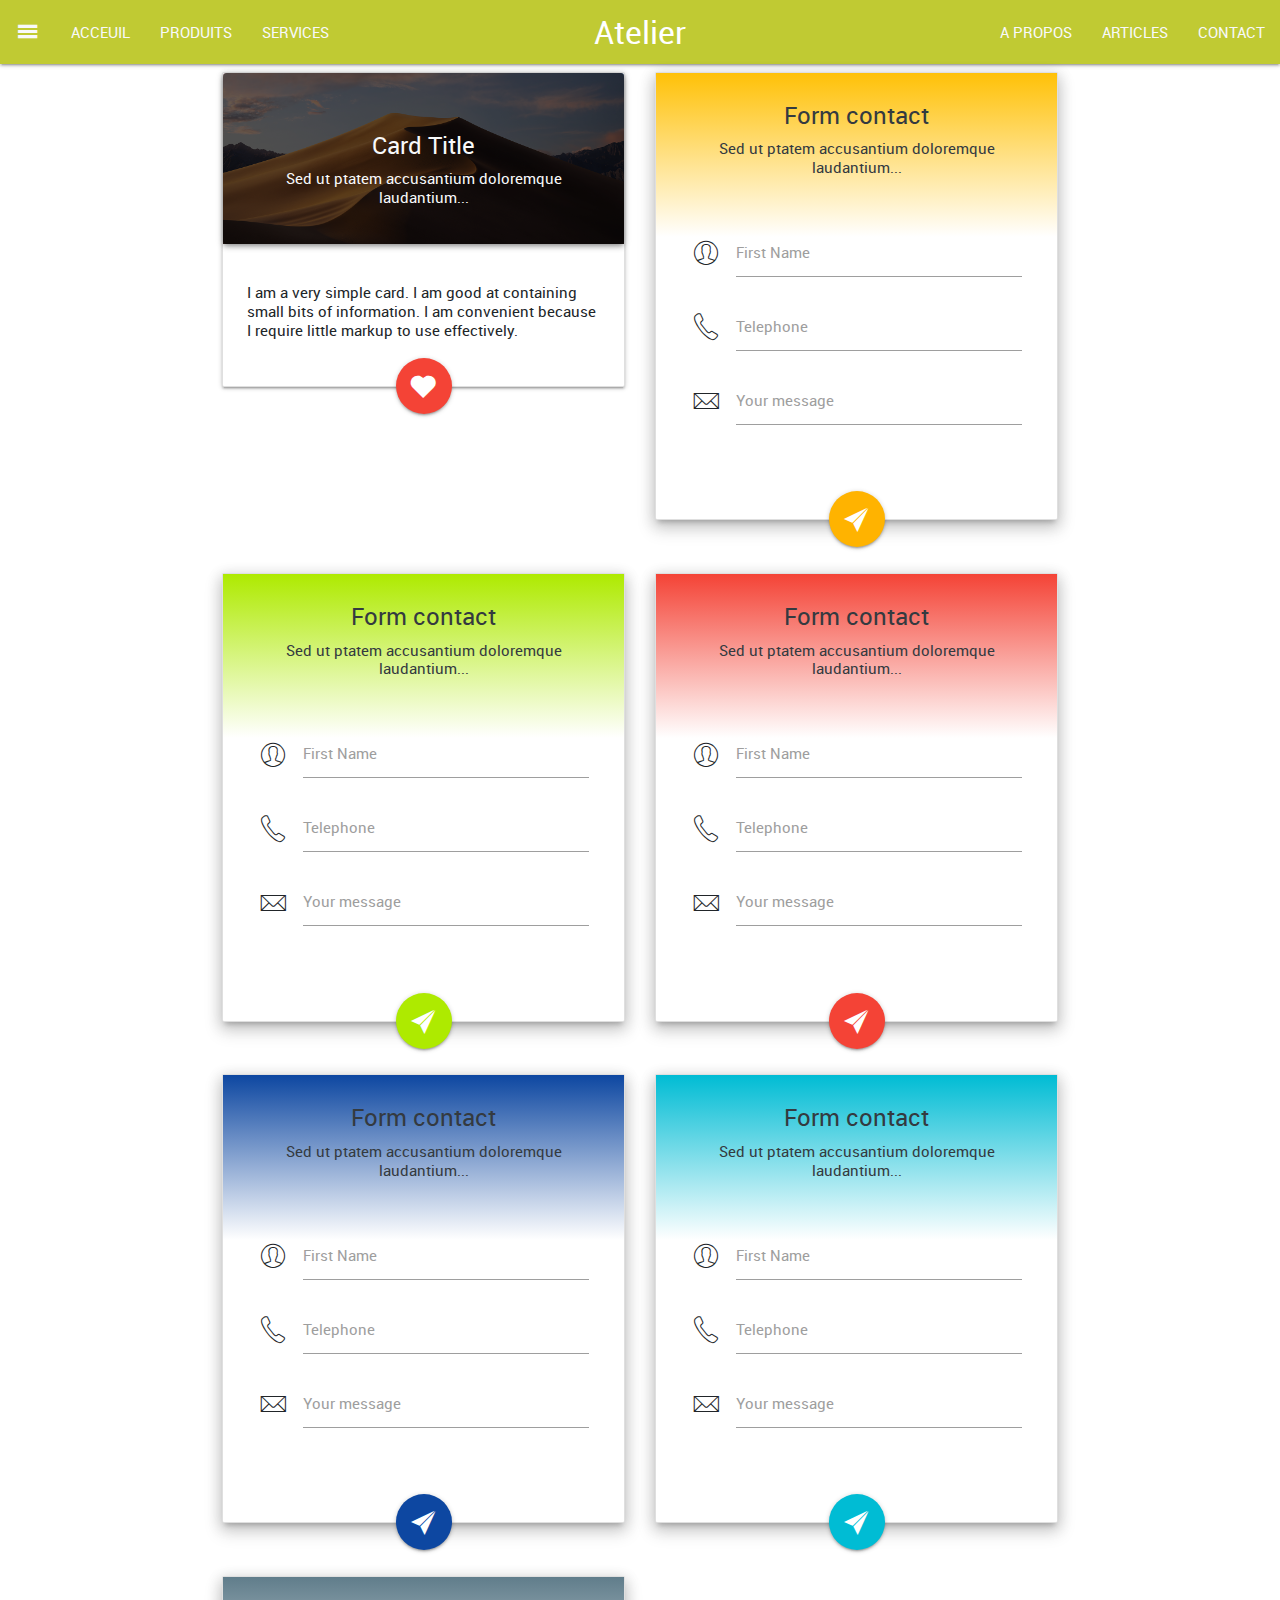
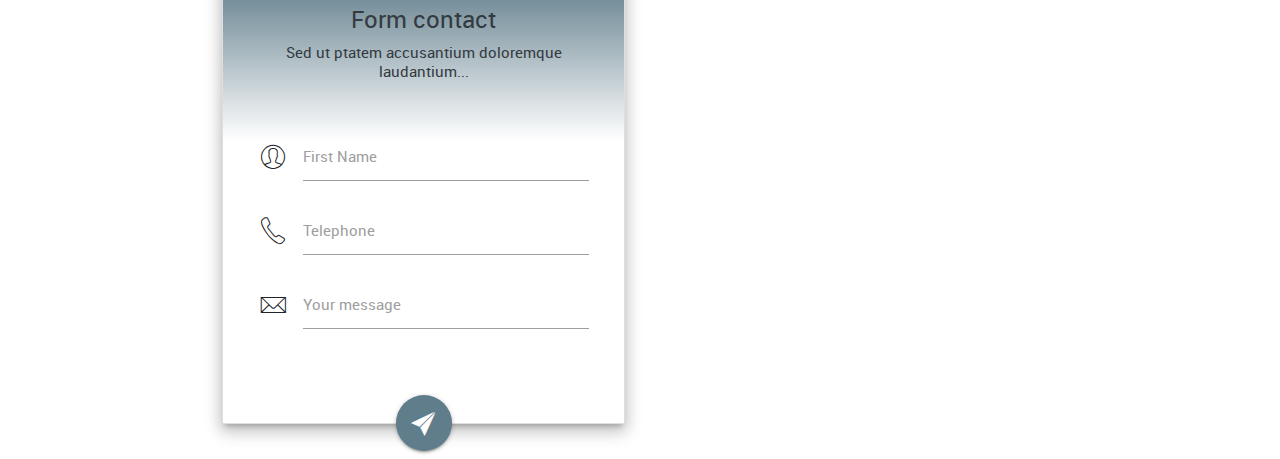
<file: index.html>
<!DOCTYPE html>
<html lang="en">
  <head>
    <title>Atelier</title>
    <meta charset="utf-8">
    <meta name="viewport" content="width=device-width, initial-scale=1, shrink-to-fit=no">
    <!-- CSS -->
    <link rel="stylesheet" href="assets/css/bootstrap.min.css">
    <link rel="stylesheet" href="assets/css/neyllie.min.css">

    <!-- favicon -->
    <link rel="icon" href="..." type="image/png">

    <!-- personal css -->
    <link href="assets/css/perso.css" rel="stylesheet">
  </head>

  <body>
    <!-- menu -->
    <header>
        <nav class="lime darken-1">
          <div class="nav-wrapper">
            <a href="#!" class="brand-logo center">Atelier</a>
            <a href="#" data-target="mobileNeyliie" class="sidenav-trigger text-light"><i class="pe-7f-menu"></i></a>
            <ul class="left hide-on-med-and-down text-uppercase">
              <li><a class="text-light" href="#">Acceuil</a></li>
              <li><a class="text-light" href="index1.html">Produits</a></li>
              <li><a class="text-light" href="index2.html">Services</a></li>
            </ul>
            <ul class="right hide-on-med-and-down text-uppercase">
              <li><a class="text-light" href="#">A propos</a></li>
              <li><a class="text-light" href="#">Articles</a></li>
              <li><a class="text-light" href="#">Contact</a></li>
            </ul>
          </div>
        </nav>

        <ul class="sidenav blue darken-1 text-uppercase" id="mobileNeyliie">
            <li class="text-center">
                <img src="assets/img/logo.png" alt="logo" class="img-fluid h-3">
            </li>
            <div class="divider"></div>
            <li class="text-center">
                <h4 class="h4-fluid"><span class="fz-1 text-light">Menu</span></h4>
            </li>
            <div class="divider"></div>
            <li><a href="#" class="text-light"> <i class="pe-7s-home pe-va pe-2x text-light"></i> Home</a></li>
            <li><a href="index1.html" class="text-light"> <i class="pe-7s-home pe-va pe-2x text-light"></i> Menu</a></li>
            <li><a href="#" class="text-light"> <i class="pe-7s-home pe-va pe-2x text-light"></i> Menu</a></li>
            <li><a href="#" class="text-light"> <i class="pe-7s-home pe-va pe-2x text-light"></i> Menu</a></li>
            <li><a href="#" class="text-light"> <i class="pe-7s-home pe-va pe-2x text-light"></i> Menu</a></li>
            <li><a href="#" class="text-light"> <i class="pe-7s-home pe-va pe-2x text-light"></i> Menu</a></li>
        </ul>
    </header>
    <!-- //menu -->

    <!-- corps de la pages -->
    <main>
        <div class="container">
            <div class="row">
                <div class="col-md-6">
                    <!--number one-->
                    <div class="card card-o">
                        <div class="card-o-content card-img-top mb-3" style="background-image: url('assets/img/photos/bg1.jpg');">
                          <div class="d-flex align-items-center card-overlay z-depth-2 p-4">
                            <div class="text-light text-center ">
                              <h3 class="card-title pt-2"><strong>Card Title</strong></h3>
                              <p>Sed ut ptatem accusantium doloremque laudantium...</p>
                            </div>
                          </div>
                        </div>
                        <div class="card-content">
                            <p class="pb-4">
                                I am a very simple card. I am good at containing small bits of information. I am convenient because I require little markup to use effectively.
                            </p>
                            <a class="btn-floating halfway-fab btn-lg center red"><i class="pe-7f-like pe-va pe-2x"></i></a>
                        </div>
                    </div>
                    <!--/number one-->
                </div>

                <!--warning contact-->
                <div class="col-md-6">
                    <div class="card card-contact z-depth-3">
                        <div class="card-o-content card-img-top">
                          <div class="d-flex align-items-center ov-gd-warning px-4">
                            <div class="text-dark text-center">
                              <h3 class="card-title"><strong>Form contact</strong></h3>
                              <p class="pb-7">
                                  Sed ut ptatem accusantium doloremque laudantium...
                              </p>
                            </div>
                          </div>
                        </div>
                        <div class="card-content">
                            <div class="pb-1">
                                <div class="row">
                                  <form class="col form-contact s12">
                                    <div class="row contact-field">
                                      <div class="input-field col s12">
                                        <i class="pe-7s-user prefix"></i>
                                        <input id="icon_prefix" type="text" class="validate blue-grey-text">
                                        <label for="icon_prefix">First Name</label>
                                      </div>
                                    </div>

                                    <div class="row contact-field m-top">
                                      <div class="input-field col s12">
                                        <i class="pe-7s-call prefix"></i>
                                        <input id="icon_telephone" type="tel" class="validate blue-grey-text">
                                        <label for="icon_telephone">Telephone</label>
                                      </div>
                                    </div>

                                    <div class="row contact-field m-top">
                                      <div class="input-field col s12">
                                        <i class="pe-7s-mail prefix"></i>
                                        <textarea id="textarea1" class="materialize-textarea autoresize validate blue-grey-text"></textarea>
                                        <label for="textarea1">Your message</label>
                                      </div>
                                    </div>
                                  </form>
                                </div>
                            </div>
                        </div>
                        <a class="btn-floating halfway-fab btn-lg center amber darken-1"><i class="pe-7f-paper-plane pe-2x pe-va"></i></a>
                    </div>
                </div>
                <!--/warning contact-->


                <!--success contact-->
                <div class="col-md-6 mt-5">
                    <div class="card card-contact z-depth-3">
                        <div class="card-o-content card-img-top">
                          <div class="d-flex align-items-center ov-gd-success px-4">
                            <div class="text-dark text-center">
                              <h3 class="card-title"><strong>Form contact</strong></h3>
                              <p class="pb-7">
                                  Sed ut ptatem accusantium doloremque laudantium...
                              </p>
                            </div>
                          </div>
                        </div>
                        <div class="card-content">
                            <div class="pb-1">
                                <div class="row">
                                  <form class="col form-contact s12">
                                    <div class="row contact-field">
                                      <div class="input-field col s12">
                                        <i class="pe-7s-user prefix"></i>
                                        <input id="icon_prefix1" type="text" class="validate blue-grey-text">
                                        <label for="icon_prefix1">First Name</label>
                                      </div>
                                    </div>

                                    <div class="row contact-field m-top">
                                      <div class="input-field col s12">
                                        <i class="pe-7s-call prefix"></i>
                                        <input id="icon_telephone1" type="tel" class="validate blue-grey-text">
                                        <label for="icon_telephone1">Telephone</label>
                                      </div>
                                    </div>

                                    <div class="row contact-field m-top">
                                      <div class="input-field col s12">
                                        <i class="pe-7s-mail prefix"></i>
                                        <textarea id="textarea1" class="materialize-textarea autoresize validate blue-grey-text"></textarea>
                                        <label for="textarea1">Your message</label>
                                      </div>
                                    </div>
                                  </form>
                                </div>
                            </div>
                        </div>
                        <a class="btn-floating halfway-fab btn-lg center lime accent-4"><i class="pe-7f-paper-plane pe-2x pe-va"></i></a>
                    </div>
                </div>
                <!--/success contact-->

                <!--danger contact-->
                <div class="col-md-6 mt-5">
                    <div class="card card-contact z-depth-3">
                        <div class="card-o-content card-img-top">
                          <div class="d-flex align-items-center ov-gd-danger px-4">
                            <div class="text-dark text-center">
                              <h3 class="card-title"><strong>Form contact</strong></h3>
                              <p class="pb-7">
                                  Sed ut ptatem accusantium doloremque laudantium...
                              </p>
                            </div>
                          </div>
                        </div>
                        <div class="card-content">
                            <div class="pb-1">
                                <div class="row">
                                  <form class="col form-contact s12">
                                    <div class="row contact-field">
                                      <div class="input-field col s12">
                                        <i class="pe-7s-user prefix"></i>
                                        <input id="icon_prefix2" type="text" class="validate blue-grey-text">
                                        <label for="icon_prefix2">First Name</label>
                                      </div>
                                    </div>

                                    <div class="row contact-field m-top">
                                      <div class="input-field col s12">
                                        <i class="pe-7s-call prefix"></i>
                                        <input id="icon_telephone2" type="tel" class="validate blue-grey-text">
                                        <label for="icon_telephone2">Telephone</label>
                                      </div>
                                    </div>

                                    <div class="row contact-field m-top">
                                      <div class="input-field col s12">
                                        <i class="pe-7s-mail prefix"></i>
                                        <textarea id="textarea2" class="materialize-textarea autoresize validate blue-grey-text"></textarea>
                                        <label for="textarea2">Your message</label>
                                      </div>
                                    </div>
                                  </form>
                                </div>
                            </div>
                        </div>
                        <a class="btn-floating halfway-fab btn-lg center red"><i class="pe-7f-paper-plane pe-2x pe-va"></i></a>
                    </div>
                </div>
                <!--/danger contact-->

                <!--primary contact-->
                <div class="col-md-6 mt-5">
                    <div class="card card-contact z-depth-3">
                        <div class="card-o-content card-img-top">
                          <div class="d-flex align-items-center ov-gd-primary px-4">
                            <div class="text-dark text-center">
                              <h3 class="card-title"><strong>Form contact</strong></h3>
                              <p class="pb-7">
                                  Sed ut ptatem accusantium doloremque laudantium...
                              </p>
                            </div>
                          </div>
                        </div>
                        <div class="card-content">
                            <div class="pb-1">
                                <div class="row">
                                  <form class="col form-contact s12">
                                    <div class="row contact-field">
                                      <div class="input-field col s12">
                                        <i class="pe-7s-user prefix"></i>
                                        <input id="icon_prefix3" type="text" class="validate blue-grey-text">
                                        <label for="icon_prefix3">First Name</label>
                                      </div>
                                    </div>

                                    <div class="row contact-field m-top">
                                      <div class="input-field col s12">
                                        <i class="pe-7s-call prefix"></i>
                                        <input id="icon_telephone3" type="tel" class="validate blue-grey-text">
                                        <label for="icon_telephone3">Telephone</label>
                                      </div>
                                    </div>

                                    <div class="row contact-field m-top">
                                      <div class="input-field col s12">
                                        <i class="pe-7s-mail prefix"></i>
                                        <textarea id="textarea3" class="materialize-textarea autoresize validate blue-grey-text"></textarea>
                                        <label for="textarea3">Your message</label>
                                      </div>
                                    </div>
                                  </form>
                                </div>
                            </div>
                        </div>
                        <a class="btn-floating halfway-fab btn-lg center blue darken-4"><i class="pe-7f-paper-plane pe-2x pe-va"></i></a>
                    </div>
                </div>
                <!--/primary contact-->


                <!--primary contact-->
                <div class="col-md-6 mt-5">
                    <div class="card card-contact z-depth-3">
                        <div class="card-o-content card-img-top">
                          <div class="d-flex align-items-center ov-gd-info px-4">
                            <div class="text-dark text-center">
                              <h3 class="card-title"><strong>Form contact</strong></h3>
                              <p class="pb-7">
                                  Sed ut ptatem accusantium doloremque laudantium...
                              </p>
                            </div>
                          </div>
                        </div>
                        <div class="card-content">
                            <div class="pb-1">
                                <div class="row">
                                  <form class="col form-contact s12">
                                    <div class="row contact-field">
                                      <div class="input-field col s12">
                                        <i class="pe-7s-user prefix"></i>
                                        <input id="icon_prefix4" type="text" class="validate blue-grey-text">
                                        <label for="icon_prefix4">First Name</label>
                                      </div>
                                    </div>

                                    <div class="row contact-field m-top">
                                      <div class="input-field col s12">
                                        <i class="pe-7s-call prefix"></i>
                                        <input id="icon_telephone4" type="tel" class="validate blue-grey-text">
                                        <label for="icon_telephone4">Telephone</label>
                                      </div>
                                    </div>

                                    <div class="row contact-field m-top">
                                      <div class="input-field col s12">
                                        <i class="pe-7s-mail prefix"></i>
                                        <textarea id="textarea4" class="materialize-textarea autoresize validate blue-grey-text"></textarea>
                                        <label for="textarea4">Your message</label>
                                      </div>
                                    </div>
                                  </form>
                                </div>
                            </div>
                        </div>
                        <a class="btn-floating halfway-fab btn-lg center cyan"><i class="pe-7f-paper-plane pe-2x pe-va"></i></a>
                    </div>
                </div>
                <!--/primary contact-->


                <!--secondary contact-->
                <div class="col-md-6 mt-5">
                    <div class="card card-contact z-depth-3">
                        <div class="card-o-content card-img-top">
                          <div class="d-flex align-items-center ov-gd-secondary px-4">
                            <div class="text-dark text-center">
                              <h3 class="card-title"><strong>Form contact</strong></h3>
                              <p class="pb-7">
                                  Sed ut ptatem accusantium doloremque laudantium...
                              </p>
                            </div>
                          </div>
                        </div>
                        <div class="card-content">
                            <div class="pb-1">
                                <div class="row">
                                  <form class="col form-contact s12">
                                    <div class="row contact-field">
                                      <div class="input-field col s12">
                                        <i class="pe-7s-user prefix"></i>
                                        <input id="icon_prefix5" type="text" class="validate blue-grey-text">
                                        <label for="icon_prefix5">First Name</label>
                                      </div>
                                    </div>

                                    <div class="row contact-field m-top">
                                      <div class="input-field col s12">
                                        <i class="pe-7s-call prefix"></i>
                                        <input id="icon_telephone5" type="tel" class="validate blue-grey-text">
                                        <label for="icon_telephone5">Telephone</label>
                                      </div>
                                    </div>

                                    <div class="row contact-field m-top">
                                      <div class="input-field col s12">
                                        <i class="pe-7s-mail prefix"></i>
                                        <textarea id="textarea5" class="materialize-textarea autoresize validate blue-grey-text"></textarea>
                                        <label for="textarea5">Your message</label>
                                      </div>
                                    </div>
                                  </form>
                                </div>
                            </div>
                        </div>
                        <a class="btn-floating halfway-fab btn-lg center blue-grey"><i class="pe-7f-paper-plane pe-2x pe-va"></i></a>
                    </div>
                </div>
                <!--/secondary contact-->
            </div>
        </div>
    </main>
    <!-- corps de la pages -->

    <!--footer-->
    <footer>

    </footer>

    <!-- JavaScript -->
    <script src="assets/js/jquery.min.js"></script>
    <script src="assets/js/bootstrap.bundle.min.js"></script>
    <script src="assets/js/neyllie.min.js"></script>
    <script src="assets/js/perso.js"></script>
  </body>
</html>
</file>
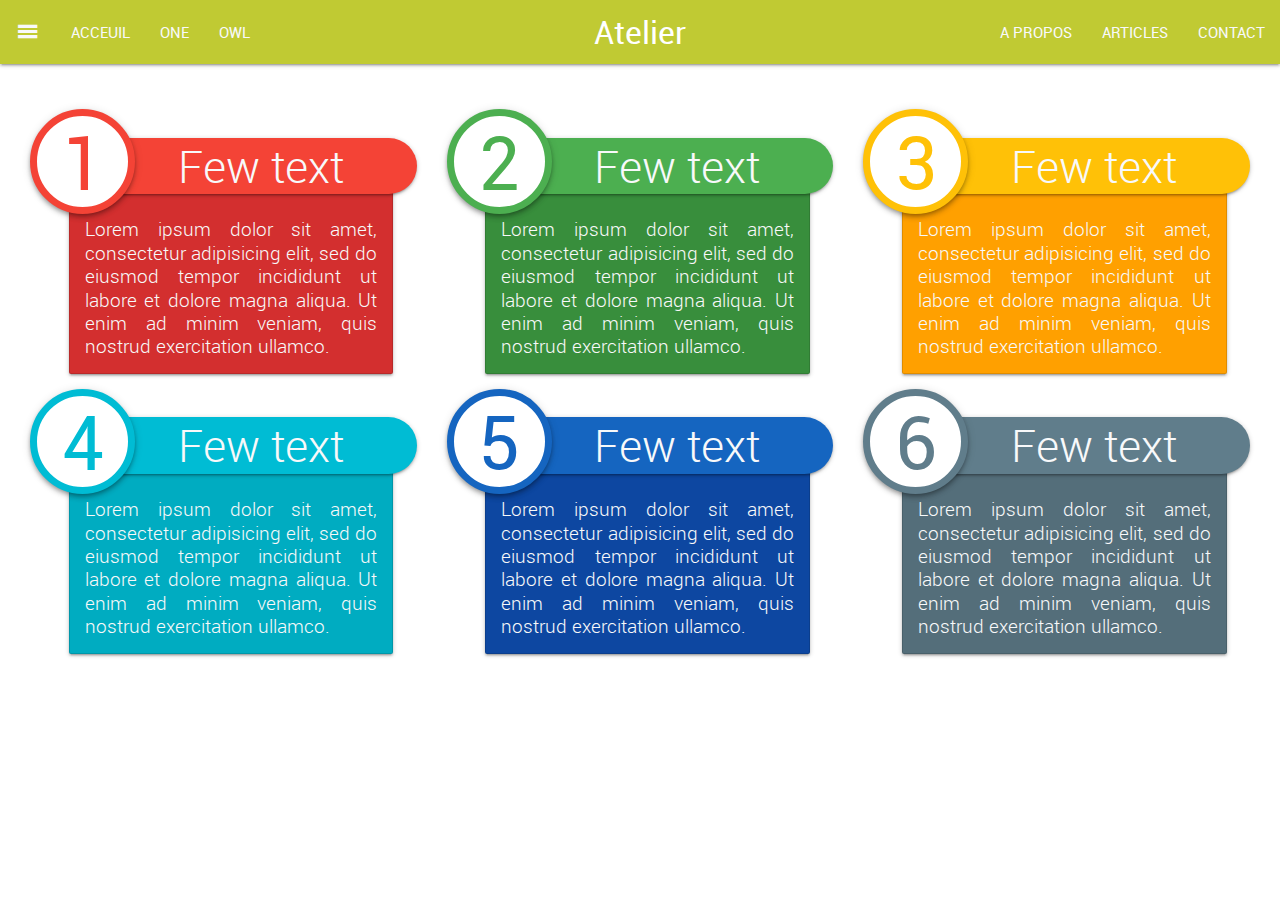
<file: index1.html>
<!DOCTYPE html>
<html lang="en">
  <head>
    <title>Atelier</title>
    <meta charset="utf-8">
    <meta name="viewport" content="width=device-width, initial-scale=1, shrink-to-fit=no">
    <!-- CSS -->
    <link rel="stylesheet" href="assets/css/bootstrap.min.css">
    <link rel="stylesheet" href="assets/css/neyllie.min.css">

    <!-- favicon -->
    <link rel="icon" href="..." type="image/png">

    <!-- personal css -->
    <link href="assets/css/perso.css" rel="stylesheet">
  </head>

  <body>
    <!-- menu -->
    <header>
        <nav class="lime darken-1">
          <div class="nav-wrapper">
            <a href="#!" class="brand-logo center">Atelier</a>
            <a href="#" data-target="mobileNeyliie" class="sidenav-trigger text-light"><i class="pe-7f-menu"></i></a>
            <ul class="left hide-on-med-and-down text-uppercase">
              <li><a class="text-light" href="index.html">Acceuil</a></li>
              <li><a class="text-light" href="index1.html">One</a></li>
              <li><a class="text-light" href="index.html">Owl</a></li>
            </ul>
            <ul class="right hide-on-med-and-down text-uppercase">
              <li><a class="text-light" href="#">A propos</a></li>
              <li><a class="text-light" href="#">Articles</a></li>
              <li><a class="text-light" href="#">Contact</a></li>
            </ul>
          </div>
        </nav>

        <ul class="sidenav blue darken-1 text-uppercase" id="mobileNeyliie">
            <li class="text-center">
                <img src="assets/img/logo.png" alt="logo" class="img-fluid h-3">
            </li>
            <div class="divider"></div>
            <li class="text-center">
                <h4 class="h4-fluid"><span class="fz-1 text-light">Menu</span></h4>
            </li>
            <div class="divider"></div>
            <li><a href="index.html" class="text-light"> <i class="pe-7s-home pe-va pe-2x text-light"></i> Home</a></li>
            <li><a href="index1.html" class="text-light"> <i class="pe-7s-home pe-va pe-2x text-light"></i> one</a></li>
            <li><a href="#" class="text-light"> <i class="pe-7s-home pe-va pe-2x text-light"></i> Menu</a></li>
            <li><a href="#" class="text-light"> <i class="pe-7s-home pe-va pe-2x text-light"></i> Menu</a></li>
            <li><a href="#" class="text-light"> <i class="pe-7s-home pe-va pe-2x text-light"></i> Menu</a></li>
            <li><a href="#" class="text-light"> <i class="pe-7s-home pe-va pe-2x text-light"></i> Menu</a></li>
        </ul>
    </header>
    <!-- //menu -->

    <!-- corps de la pages -->
    <main>
        <div class="container-fluid pt-7">
          <div class="row">

            <div class="col-md-4 text-center">
              <div class="abstract">
                <div class="ab-circle danger z-depth-2">
                  <p class="center-flex red-text fz-5">
                    1
                  </p>
                </div>

                <div class="ab-rounded z-depth-1 red">
                  <p class="ab-text lead fz-3 text-light">
                    <span>Few text</span>
                  </p>
                </div>

                <div class="card ab-content red darken-2">
                  <div class=" card-body text-light lead p-3 text-justify">
                    Lorem ipsum dolor sit amet, consectetur adipisicing elit, sed do eiusmod
                    tempor incididunt ut labore et dolore magna aliqua. Ut enim ad minim veniam,
                    quis nostrud exercitation ullamco.
                  </div>
                </div>
              </div>
            </div>

            <div class="col-md-4 text-center">
              <div class="abstract">
                <div class="ab-circle success z-depth-2">
                  <p class="center-flex green-text fz-5">
                    2
                  </p>
                </div>

                <div class="ab-rounded z-depth-1 green">
                  <p class="ab-text lead fz-3 text-light">
                    <span>Few text</span>
                  </p>
                </div>

                <div class="card ab-content green darken-2">
                  <div class=" card-body text-light lead p-3 text-justify">
                    Lorem ipsum dolor sit amet, consectetur adipisicing elit, sed do eiusmod
                    tempor incididunt ut labore et dolore magna aliqua. Ut enim ad minim veniam,
                    quis nostrud exercitation ullamco.
                  </div>
                </div>
              </div>
            </div>

            <div class="col-md-4 text-center">
              <div class="abstract">
                <div class="ab-circle warning z-depth-2">
                  <p class="center-flex amber-text fz-5">
                    3
                  </p>
                </div>

                <div class="ab-rounded z-depth-1 amber">
                  <p class="ab-text lead fz-3 text-light">
                    <span>Few text</span>
                  </p>
                </div>

                <div class="card ab-content amber darken-2">
                  <div class=" card-body text-light lead p-3 text-justify">
                    Lorem ipsum dolor sit amet, consectetur adipisicing elit, sed do eiusmod
                    tempor incididunt ut labore et dolore magna aliqua. Ut enim ad minim veniam,
                    quis nostrud exercitation ullamco.
                  </div>
                </div>
              </div>
            </div>

            <div class="col-md-4 text-center">
              <div class="abstract">
                <div class="ab-circle info z-depth-2">
                  <p class="center-flex cyan-text fz-5">
                    4
                  </p>
                </div>

                <div class="ab-rounded z-depth-1 cyan">
                  <p class="ab-text lead fz-3 text-light">
                    <span>Few text</span>
                  </p>
                </div>

                <div class="card ab-content cyan darken-1">
                  <div class=" card-body text-light lead p-3 text-justify">
                    Lorem ipsum dolor sit amet, consectetur adipisicing elit, sed do eiusmod
                    tempor incididunt ut labore et dolore magna aliqua. Ut enim ad minim veniam,
                    quis nostrud exercitation ullamco.
                  </div>
                </div>
              </div>
            </div>

            <div class="col-md-4 text-center">
              <div class="abstract">
                <div class="ab-circle primary z-depth-2">
                  <p class="center-flex blue-text text-darken-3 fz-5">
                    5
                  </p>
                </div>

                <div class="ab-rounded z-depth-1 blue darken-3">
                  <p class="ab-text lead fz-3 text-light">
                    <span>Few text</span>
                  </p>
                </div>

                <div class="card ab-content blue darken-4">
                  <div class=" card-body text-light lead p-3 text-justify">
                    Lorem ipsum dolor sit amet, consectetur adipisicing elit, sed do eiusmod
                    tempor incididunt ut labore et dolore magna aliqua. Ut enim ad minim veniam,
                    quis nostrud exercitation ullamco.
                  </div>
                </div>
              </div>
            </div>

            <div class="col-md-4 text-center">
              <div class="abstract">
                <div class="ab-circle secondary z-depth-2">
                  <p class="center-flex blue-grey-text fz-5">
                    6
                  </p>
                </div>

                <div class="ab-rounded z-depth-1 blue-grey">
                  <p class="ab-text lead fz-3 text-light">
                    <span>Few text</span>
                  </p>
                </div>

                <div class="card ab-content blue-grey darken-1">
                  <div class=" card-body text-light lead p-3 text-justify">
                    Lorem ipsum dolor sit amet, consectetur adipisicing elit, sed do eiusmod
                    tempor incididunt ut labore et dolore magna aliqua. Ut enim ad minim veniam,
                    quis nostrud exercitation ullamco.
                  </div>
                </div>
              </div>
            </div>

          </div>
        </div>
    </main>
    <!-- corps de la pages -->

    <!--footer-->
    <footer>

    </footer>

    <!-- JavaScript -->
    <script src="assets/js/jquery.min.js"></script>
    <script src="assets/js/bootstrap.bundle.min.js"></script>
    <script src="assets/js/neyllie.min.js"></script>
    <script src="assets/js/perso.js"></script>
  </body>
</html>
</file>
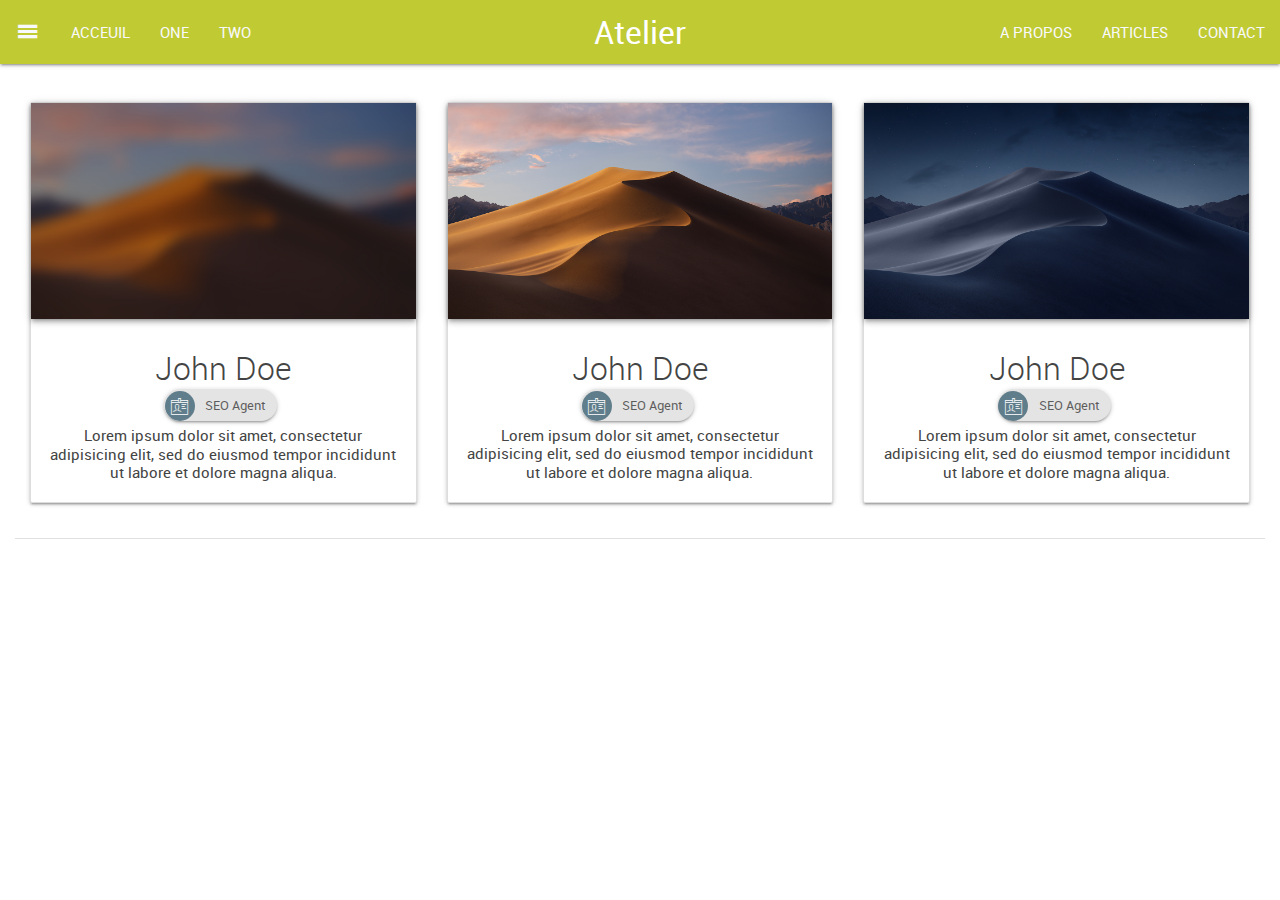
<file: index2.html>
<!DOCTYPE html>
<html lang="en">
  <head>
    <title>Atelier</title>
    <meta charset="utf-8">
    <meta name="viewport" content="width=device-width, initial-scale=1, shrink-to-fit=no">
    <!-- CSS -->
    <link rel="stylesheet" href="assets/css/bootstrap.min.css">
    <link rel="stylesheet" href="assets/css/neyllie.min.css">
    <link rel="stylesheet" href="assets/css/owl-transition.css">

    <!-- favicon -->
    <link rel="icon" href="..." type="image/png">

    <!-- personal css -->
    <link href="assets/css/perso.css" rel="stylesheet">
  </head>

  <body>
    <!-- menu -->
    <header>
        <nav class="lime darken-1">
          <div class="nav-wrapper">
            <a href="#!" class="brand-logo center">Atelier</a>
            <a href="#" data-target="mobileNeyliie" class="sidenav-trigger text-light"><i class="pe-7f-menu"></i></a>
            <ul class="left hide-on-med-and-down text-uppercase">
              <li><a class="text-light" href="index.html">Acceuil</a></li>
              <li><a class="text-light" href="index1.html">One</a></li>
              <li><a class="text-light" href="index.html">two</a></li>
            </ul>
            <ul class="right hide-on-med-and-down text-uppercase">
              <li><a class="text-light" href="#">A propos</a></li>
              <li><a class="text-light" href="#">Articles</a></li>
              <li><a class="text-light" href="#">Contact</a></li>
            </ul>
          </div>
        </nav>

        <ul class="sidenav blue darken-1 text-uppercase" id="mobileNeyliie">
            <li class="text-center">
                <img src="assets/img/logo.png" alt="logo" class="img-fluid h-3">
            </li>
            <div class="divider"></div>
            <li class="text-center">
                <h4 class="h4-fluid"><span class="fz-1 text-light">Menu</span></h4>
            </li>
            <div class="divider"></div>
            <li><a href="index.html" class="text-light"> <i class="pe-7s-home pe-va pe-2x text-light"></i> Home</a></li>
            <li><a href="index1.html" class="text-light"> <i class="pe-7s-home pe-va pe-2x text-light"></i> one</a></li>
            <li><a href="#" class="text-light"> <i class="pe-7s-home pe-va pe-2x text-light"></i> Menu</a></li>
            <li><a href="#" class="text-light"> <i class="pe-7s-home pe-va pe-2x text-light"></i> Menu</a></li>
            <li><a href="#" class="text-light"> <i class="pe-7s-home pe-va pe-2x text-light"></i> Menu</a></li>
            <li><a href="#" class="text-light"> <i class="pe-7s-home pe-va pe-2x text-light"></i> Menu</a></li>
        </ul>
    </header>
    <!-- //menu -->

    <!-- corps de la pages -->
    <main>
          <div class="container-fluid">
            <div class="row">
                <!-- End columncolonne ray -->
                <div class="col-md-4 pt-5">
                  <div class="card neyllie-team-card">
                    <div class="card-team-img">
                      <a href="#" class="z-depth-2">
                        <img src="assets/img/photos/bg2.png" class="img-fluid" alt="">
                      </a>
                      <div class="icon-hover-overlay text-center">
                        <ul>
                          <li> <a href="#"> <i class="pe-so-facebook pe-bg pe-hover pe-2x"></i> </a> </li>
                          <li> <a href="#"> <i class="pe-so-twitter pe-bg pe-hover pe-2x"></i> </a> </li>
                          <li> <a href="#"> <i class="pe-so-linkedin pe-bg pe-hover pe-2x"></i> </a> </li>
                        </ul>
                      </div>
                    </div>
                    <div class="team-content text-center p-3">
                      <h4 class="h4-fluid"><span class="fz-1 lead">John Doe</span></h4>
                      <div class="chip z-depth-1">
                        <span class="chip-icon pe-va blue-grey"> <i class="pe-7s-id pe-va pe-lg"></i> </span> SEO Agent
                      </div>
                      <p>
                        Lorem ipsum dolor sit amet, consectetur adipisicing elit, sed do eiusmod tempor incididunt ut labore et dolore magna aliqua.
                      </p>
                    </div>
                  </div>
                </div>
                <!-- colonne ray -->

                <!-- End columncolonne ray -->
                <div class="col-md-4 pt-5">
                  <div class="card neyllie-team-card">
                    <div class="card-team-img">
                      <a href="#" class="z-depth-2">
                        <img src="assets/img/photos/bg1.jpg" class="img-fluid" alt="">
                      </a>
                      <div class="icon-hover-overlay text-center">
                        <ul>
                          <li> <a href="#"> <i class="pe-so-facebook pe-bg pe-hover pe-2x"></i> </a> </li>
                          <li> <a href="#"> <i class="pe-so-twitter pe-bg pe-hover pe-2x"></i> </a> </li>
                          <li> <a href="#"> <i class="pe-so-linkedin pe-bg pe-hover pe-2x"></i> </a> </li>
                        </ul>
                      </div>
                    </div>
                    <div class="team-content text-center p-3">
                      <h4 class="h4-fluid"><span class="fz-1 lead">John Doe</span></h4>
                      <div class="chip z-depth-1">
                        <span class="chip-icon pe-va blue-grey"> <i class="pe-7s-id pe-va pe-lg"></i> </span> SEO Agent
                      </div>
                      <p>
                        Lorem ipsum dolor sit amet, consectetur adipisicing elit, sed do eiusmod tempor incididunt ut labore et dolore magna aliqua.
                      </p>
                    </div>
                  </div>
                </div>
                <!-- colonne ray -->

                <!-- End columncolonne ray -->
                <div class="col-md-4 pt-5">
                  <div class="card neyllie-team-card">
                    <div class="card-team-img">
                      <a href="#" class="z-depth-2">
                        <img src="assets/img/photos/bg3.jpg" class="img-fluid" alt="">
                      </a>
                      <div class="icon-hover-overlay text-center">
                        <ul>
                          <li> <a href="#"> <i class="pe-so-facebook pe-bg pe-hover pe-2x"></i> </a> </li>
                          <li> <a href="#"> <i class="pe-so-twitter pe-bg pe-hover pe-2x"></i> </a> </li>
                          <li> <a href="#"> <i class="pe-so-linkedin pe-bg pe-hover pe-2x"></i> </a> </li>
                        </ul>
                      </div>
                    </div>
                    <div class="team-content text-center p-3">
                      <h4 class="h4-fluid"><span class="fz-1 lead">John Doe</span></h4>
                      <div class="chip z-depth-1">
                        <span class="chip-icon pe-va blue-grey"> <i class="pe-7s-id pe-va pe-lg"></i> </span> SEO Agent
                      </div>
                      <p>
                        Lorem ipsum dolor sit amet, consectetur adipisicing elit, sed do eiusmod tempor incididunt ut labore et dolore magna aliqua.
                      </p>
                    </div>
                  </div>
                </div>
                <!-- colonne ray -->

            </div>


            <div class="divider"></div>


            <div>

            </div>
          </div>
        <!-- End Team Area -->
    </main>
    <!-- corps de la pages -->

    <!--footer-->
    <footer>

    </footer>

    <!-- JavaScript -->
    <script src="assets/js/jquery.min.js"></script>
    <script src="assets/js/bootstrap.bundle.min.js"></script>
    <script src="assets/js/neyllie.min.js"></script>
    <script src="assets/js/perso.js"></script>
  </body>
</html>
</file>
<file: assets/css/perso.css>
.card-o .card-o-content,.card-contact .card-o-content {
    -webkit-background-size: cover!important;
    background-size: cover!important;
    background-position: center;
    width: 100%
}

.card-o .card-o-content .card-overlay {
    -webkit-border-radius: .25rem;
    border-radius: .25rem
}

.btn-floating.halfway-fab.center {
    margin:auto;
    left: 24px; }

.form-contact
{
	margin-top: -3em;
}

.contact-field.m-top
{
	margin-top: -2em;
}

.ov-gd-warning {
  border-radius: 0!important;
  background-image: -webkit-linear-gradient(0deg, rgba(255,255,255, 1), rgb(255, 193, 7));
  background-image: linear-gradient(0deg, rgba(255,255,255, 1), rgb(255, 193, 7));
}

.ov-gd-success {
  border-radius: 0!important;
  background-image: -webkit-linear-gradient(0deg, rgba(255,255,255, 1), rgb(174, 234, 0));
  background-image: linear-gradient(0deg, rgba(255,255,255, 1), rgb(174, 234, 0));
}

.ov-gd-danger {
  border-radius: 0!important;
  background-image: -webkit-linear-gradient(0deg, rgba(255,255,255, 1), rgb(244, 67, 54));
  background-image: linear-gradient(0deg, rgba(255,255,255, 1), rgb(244, 67, 54));
}

.ov-gd-info {
  border-radius: 0!important;
  background-image: -webkit-linear-gradient(0deg, rgba(255,255,255, 1), rgb(0, 188, 212));
  background-image: linear-gradient(0deg, rgba(255,255,255, 1), rgb(0, 188, 212));
}

.ov-gd-primary {
  border-radius: 0!important;
  background-image: -webkit-linear-gradient(0deg, rgba(255,255,255, 1), rgb(13, 71, 161));
  background-image: linear-gradient(0deg, rgba(255,255,255, 1), rgb(13, 71, 161));
}

.ov-gd-secondary {
  border-radius: 0!important;
  background-image: -webkit-linear-gradient(0deg, rgba(255,255,255, 1), rgb(96, 125, 139));
  background-image: linear-gradient(0deg, rgba(255,255,255, 1), rgb(96, 125, 139));
}



/**abstract**/
.ab-circle
{
	border-radius: 50%!important;
	height: 7em;
	background-color:white; 
	width: 7em;
	position:relative;
	top: 0;
	left: 0;
	z-index: 78;
}

.ab-circle.danger
{
	border:0.5em solid #f44336!important;
}

.ab-circle.success
{
	border:0.5em solid #4caf50!important;
}

.ab-circle.warning
{
	border:0.5em solid #ffc107!important;
}

.ab-circle.info
{
	border:0.5em solid rgb(0, 188, 212)!important;
}

.ab-circle.primary
{
	border:0.5em solid #1565c0!important;
}

.ab-circle.secondary
{
	border:0.5em solid rgb(96, 125, 139)!important;
}

.ab-rounded
{
	-webkit-border-radius: 10em;
  	border-radius: 10em;
  	position: relative;
  	left: 5%;
  	width: 95%;
  	z-index: 76;
  	max-height: 4em;
  	margin-top: -5.1em;
}

.ab-content
{
	position: relative;
	z-index: 75;
	width: 84%;
	margin-left: 10%;
	top:calc(50% + 40px);
	min-height:150px;
	margin-top: -1.5em;
	padding-top: 1em; 
}	

.ab-text span
{
	padding-left: 15%;
}


.chip-icon {
  overflow: hidden;
  text-overflow: ellipsis;
  white-space: nowrap;
  align-items: center;
  border-radius: 1rem;
  color: white;
  display: inline-flex;
  flex-shrink: 0;
  font-size: 1rem;
  font-style: normal;
  font-weight: 400;
  height: 2rem;
  justify-content: center;
  margin-right: 0.5rem;
  margin-left: -0.75rem;
  order: -1;
  text-align: center;
  width: 2rem; }



/*--- Team Area Css ---*/

.neyllie-team-card {
  border: 1px solid #ddd;
}

.neyllie-team-card:hover .card-team-img a:after {
  opacity: 1;
}

.neyllie-team-card:hover .icon-hover-overlay {
  top: 45%;
  opacity: 1;
}

.card-team-img {
  position: relative;
  line-height: 0;
}

.card-team-img>a {
  display: block;
}

.card-team-img>a::after {
  background: rgba(0, 0, 0, 0.70);
  bottom: 0;
  content: "";
  height: 100%;
  left: 0;
  position: absolute;
  transition: all 0.5s ease 0s;
  width: 100%;
  opacity: 0;
}

.icon-hover-overlay {
  left: 50%;
  margin-left: -75px;
  opacity: 0;
  position: absolute;
  top: 30%;
  transition: 1.3s;
}

.icon-hover-overlay ul li {
  display: inline-block;
}

.icon-hover-overlay ul li a i {
  border: 1px solid #fff;
  color: #fff;
  height: auto;
}

.icon-hover-overlay ul li a
{
  color: #fff;
}

.team-content {
  padding: 10px 0px;
}

.team-content>h4, .team-content>p {
  color: #444;
  margin-bottom: 5px;
}

.team-content.head-team p {
  margin-bottom: 0;
}

.team-left-icon.text-center {
  margin-bottom: 20px;
}
</file>
<file: assets/css/owl-transition.css>
/* 
 *  Owl Carousel CSS3 Transitions 
 *  v1.3.2
 */

.owl-origin {
  -webkit-perspective: 1200px;
  -webkit-perspective-origin-x : 50%;
  -webkit-perspective-origin-y : 50%;
  -moz-perspective : 1200px;
  -moz-perspective-origin-x : 50%;
  -moz-perspective-origin-y : 50%;
  perspective : 1200px;
}
/* fade */
.owl-fade-out {
  z-index: 10;
  -webkit-animation: fadeOut .7s both ease;
  -moz-animation: fadeOut .7s both ease;
  animation: fadeOut .7s both ease;
}
.owl-fade-in {
  -webkit-animation: fadeIn .7s both ease;
  -moz-animation: fadeIn .7s both ease;
  animation: fadeIn .7s both ease;
}
/* backSlide */
.owl-backSlide-out {
  -webkit-animation: backSlideOut 1s both ease;
  -moz-animation: backSlideOut 1s both ease;
  animation: backSlideOut 1s both ease;
}
.owl-backSlide-in {
  -webkit-animation: backSlideIn 1s both ease;
  -moz-animation: backSlideIn 1s both ease;
  animation: backSlideIn 1s both ease;
}
/* goDown */
.owl-goDown-out {
  -webkit-animation: scaleToFade .7s ease both;
  -moz-animation: scaleToFade .7s ease both;
  animation: scaleToFade .7s ease both;
}
.owl-goDown-in {
  -webkit-animation: goDown .6s ease both;
  -moz-animation: goDown .6s ease both;
  animation: goDown .6s ease both;
}
/* scaleUp */
.owl-fadeUp-in {
  -webkit-animation: scaleUpFrom .5s ease both;
  -moz-animation: scaleUpFrom .5s ease both;
  animation: scaleUpFrom .5s ease both;
}

.owl-fadeUp-out {
  -webkit-animation: scaleUpTo .5s ease both;
  -moz-animation: scaleUpTo .5s ease both;
  animation: scaleUpTo .5s ease both;
}
/* Keyframes */
/*empty*/
@-webkit-keyframes empty {
  0% {opacity: 1}
}
@-moz-keyframes empty {
  0% {opacity: 1}
}
@keyframes empty {
  0% {opacity: 1}
}
@-webkit-keyframes fadeIn {
  0% { opacity:0; }
  100% { opacity:1; }
}
@-moz-keyframes fadeIn {
  0% { opacity:0; }
  100% { opacity:1; }
}
@keyframes fadeIn {
  0% { opacity:0; }
  100% { opacity:1; }
}
@-webkit-keyframes fadeOut {
  0% { opacity:1; }
  100% { opacity:0; }
}
@-moz-keyframes fadeOut {
  0% { opacity:1; }
  100% { opacity:0; }
}
@keyframes fadeOut {
  0% { opacity:1; }
  100% { opacity:0; }
}
@-webkit-keyframes backSlideOut {
  25% { opacity: .5; -webkit-transform: translateZ(-500px); }
  75% { opacity: .5; -webkit-transform: translateZ(-500px) translateX(-200%); }
  100% { opacity: .5; -webkit-transform: translateZ(-500px) translateX(-200%); }
}
@-moz-keyframes backSlideOut {
  25% { opacity: .5; -moz-transform: translateZ(-500px); }
  75% { opacity: .5; -moz-transform: translateZ(-500px) translateX(-200%); }
  100% { opacity: .5; -moz-transform: translateZ(-500px) translateX(-200%); }
}
@keyframes backSlideOut {
  25% { opacity: .5; transform: translateZ(-500px); }
  75% { opacity: .5; transform: translateZ(-500px) translateX(-200%); }
  100% { opacity: .5; transform: translateZ(-500px) translateX(-200%); }
}
@-webkit-keyframes backSlideIn {
  0%, 25% { opacity: .5; -webkit-transform: translateZ(-500px) translateX(200%); }
  75% { opacity: .5; -webkit-transform: translateZ(-500px); }
  100% { opacity: 1; -webkit-transform: translateZ(0) translateX(0); }
}
@-moz-keyframes backSlideIn {
  0%, 25% { opacity: .5; -moz-transform: translateZ(-500px) translateX(200%); }
  75% { opacity: .5; -moz-transform: translateZ(-500px); }
  100% { opacity: 1; -moz-transform: translateZ(0) translateX(0); }
}
@keyframes backSlideIn {
  0%, 25% { opacity: .5; transform: translateZ(-500px) translateX(200%); }
  75% { opacity: .5; transform: translateZ(-500px); }
  100% { opacity: 1; transform: translateZ(0) translateX(0); }
}
@-webkit-keyframes scaleToFade {
  to { opacity: 0; -webkit-transform: scale(.8); }
}
@-moz-keyframes scaleToFade {
  to { opacity: 0; -moz-transform: scale(.8); }
}
@keyframes scaleToFade {
  to { opacity: 0; transform: scale(.8); }
}
@-webkit-keyframes goDown {
  from { -webkit-transform: translateY(-100%); }
}
@-moz-keyframes goDown {
  from { -moz-transform: translateY(-100%); }
}
@keyframes goDown {
  from { transform: translateY(-100%); }
}

@-webkit-keyframes scaleUpFrom {
  from { opacity: 0; -webkit-transform: scale(1.5); }
}
@-moz-keyframes scaleUpFrom {
  from { opacity: 0; -moz-transform: scale(1.5); }
}
@keyframes scaleUpFrom {
  from { opacity: 0; transform: scale(1.5); }
}

@-webkit-keyframes scaleUpTo {
  to { opacity: 0; -webkit-transform: scale(1.5); }
}
@-moz-keyframes scaleUpTo {
  to { opacity: 0; -moz-transform: scale(1.5); }
}
@keyframes scaleUpTo {
  to { opacity: 0; transform: scale(1.5); }
}
</file>
